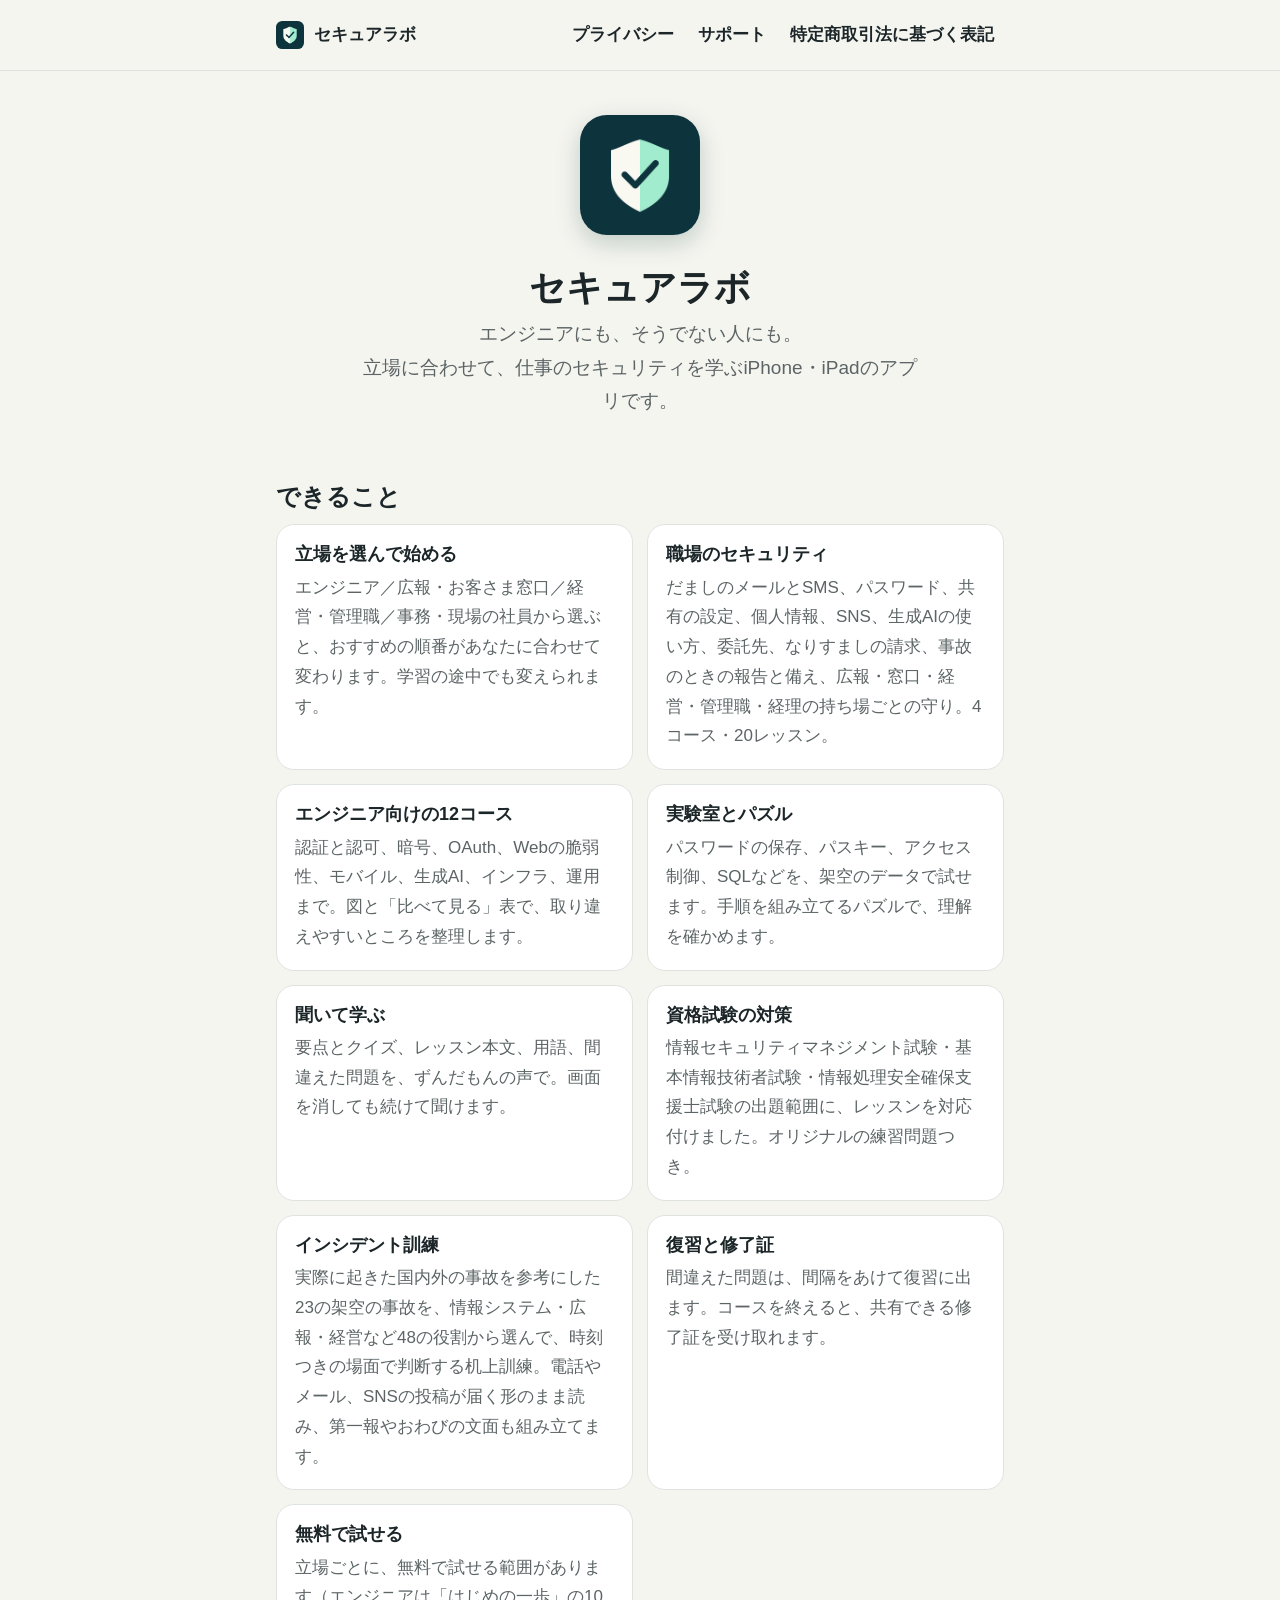
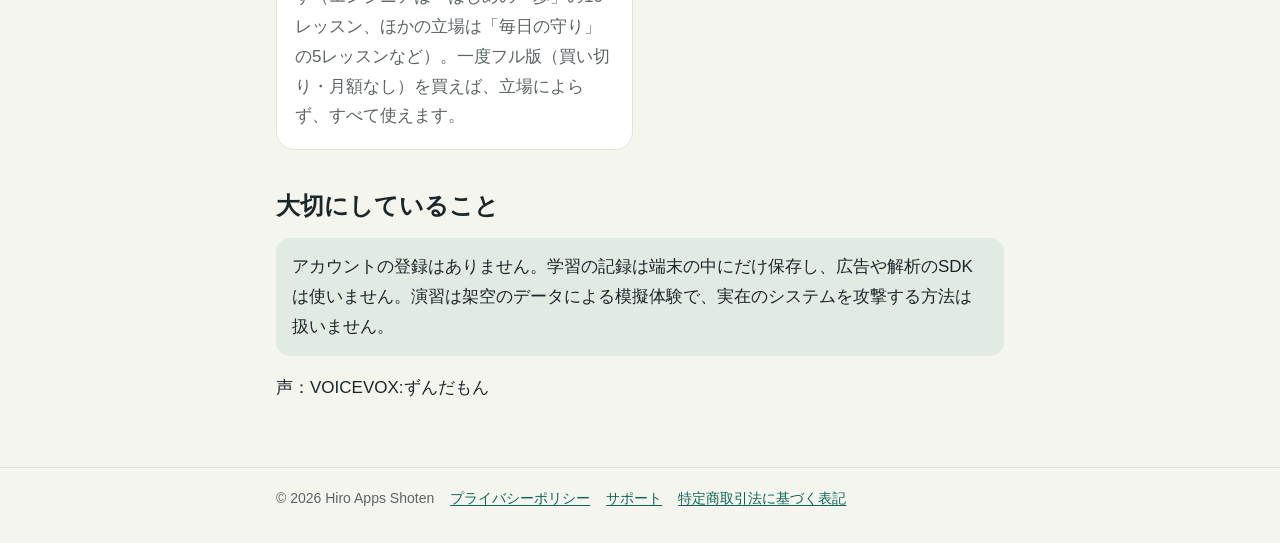
<file: index.html>
<!doctype html>
<html lang="ja">
<head>
<meta charset="utf-8">
<meta name="viewport" content="width=device-width, initial-scale=1">
<title>セキュアラボ – 立場で学ぶ、仕事のセキュリティ</title>
<meta name="description" content="セキュアラボは、仕事のセキュリティを立場に合わせて学ぶiPhone・iPadのアプリです。だましのメールや個人情報の扱い、事故のときの動き方から、Webとアプリのセキュリティまで。">
<meta name="theme-color" content="#f5f5f0" media="(prefers-color-scheme: light)">
<meta name="theme-color" content="#0e1618" media="(prefers-color-scheme: dark)">
<link rel="icon" type="image/png" href="img/icon-180.png">
<link rel="apple-touch-icon" href="img/icon-180.png">
<link rel="stylesheet" href="styles.css">
</head>
<body>
<header class="topbar">
  <div class="inner">
    <a class="brand" href="index.html"><img src="img/icon-180.png" alt="" width="28" height="28">セキュアラボ</a>
    <nav aria-label="サイト">
      <a href="privacy.html">プライバシー</a>
      <a href="support.html">サポート</a>
      <a href="tokushoho.html">特定商取引法に基づく表記</a>
    </nav>
  </div>
</header>
<main class="wrap">
  <section class="hero">
    <img class="app-icon" src="img/icon-512.png" alt="セキュアラボのアイコン" width="120" height="120">
    <h1>セキュアラボ</h1>
    <p class="tagline">エンジニアにも、そうでない人にも。<br>立場に合わせて、仕事のセキュリティを学ぶiPhone・iPadのアプリです。</p>
  </section>

  <h2>できること</h2>
  <div class="cards">
    <div class="card"><h3>立場を選んで始める</h3><p>エンジニア／広報・お客さま窓口／経営・管理職／事務・現場の社員から選ぶと、おすすめの順番があなたに合わせて変わります。学習の途中でも変えられます。</p></div>
    <div class="card"><h3>職場のセキュリティ</h3><p>だましのメールとSMS、パスワード、共有の設定、個人情報、SNS、生成AIの使い方、委託先、なりすましの請求、事故のときの報告と備え、広報・窓口・経営・管理職・経理の持ち場ごとの守り。4コース・20レッスン。</p></div>
    <div class="card"><h3>エンジニア向けの12コース</h3><p>認証と認可、暗号、OAuth、Webの脆弱性、モバイル、生成AI、インフラ、運用まで。図と「比べて見る」表で、取り違えやすいところを整理します。</p></div>
    <div class="card"><h3>実験室とパズル</h3><p>パスワードの保存、パスキー、アクセス制御、SQLなどを、架空のデータで試せます。手順を組み立てるパズルで、理解を確かめます。</p></div>
    <div class="card"><h3>聞いて学ぶ</h3><p>要点とクイズ、レッスン本文、用語、間違えた問題を、ずんだもんの声で。画面を消しても続けて聞けます。</p></div>
    <div class="card"><h3>資格試験の対策</h3><p>情報セキュリティマネジメント試験・基本情報技術者試験・情報処理安全確保支援士試験の出題範囲に、レッスンを対応付けました。オリジナルの練習問題つき。</p></div>
    <div class="card"><h3>インシデント訓練</h3><p>実際に起きた国内外の事故を参考にした23の架空の事故を、情報システム・広報・経営など48の役割から選んで、時刻つきの場面で判断する机上訓練。電話やメール、SNSの投稿が届く形のまま読み、第一報やおわびの文面も組み立てます。</p></div>
    <div class="card"><h3>復習と修了証</h3><p>間違えた問題は、間隔をあけて復習に出ます。コースを終えると、共有できる修了証を受け取れます。</p></div>
    <div class="card"><h3>無料で試せる</h3><p>立場ごとに、無料で試せる範囲があります（エンジニアは「はじめの一歩」の10レッスン、ほかの立場は「毎日の守り」の5レッスンなど）。一度フル版（買い切り・月額なし）を買えば、立場によらず、すべて使えます。</p></div>
  </div>

  <h2>大切にしていること</h2>
  <p class="note">アカウントの登録はありません。学習の記録は端末の中にだけ保存し、広告や解析のSDKは使いません。演習は架空のデータによる模擬体験で、実在のシステムを攻撃する方法は扱いません。</p>
  <p>声：VOICEVOX:ずんだもん</p>
</main>
<footer>
  <div class="inner">
    <span>© 2026 Hiro Apps Shoten</span>
    <a href="privacy.html">プライバシーポリシー</a>
    <a href="support.html">サポート</a>
    <a href="tokushoho.html">特定商取引法に基づく表記</a>
  </div>
</footer>
</body>
</html>
</file>
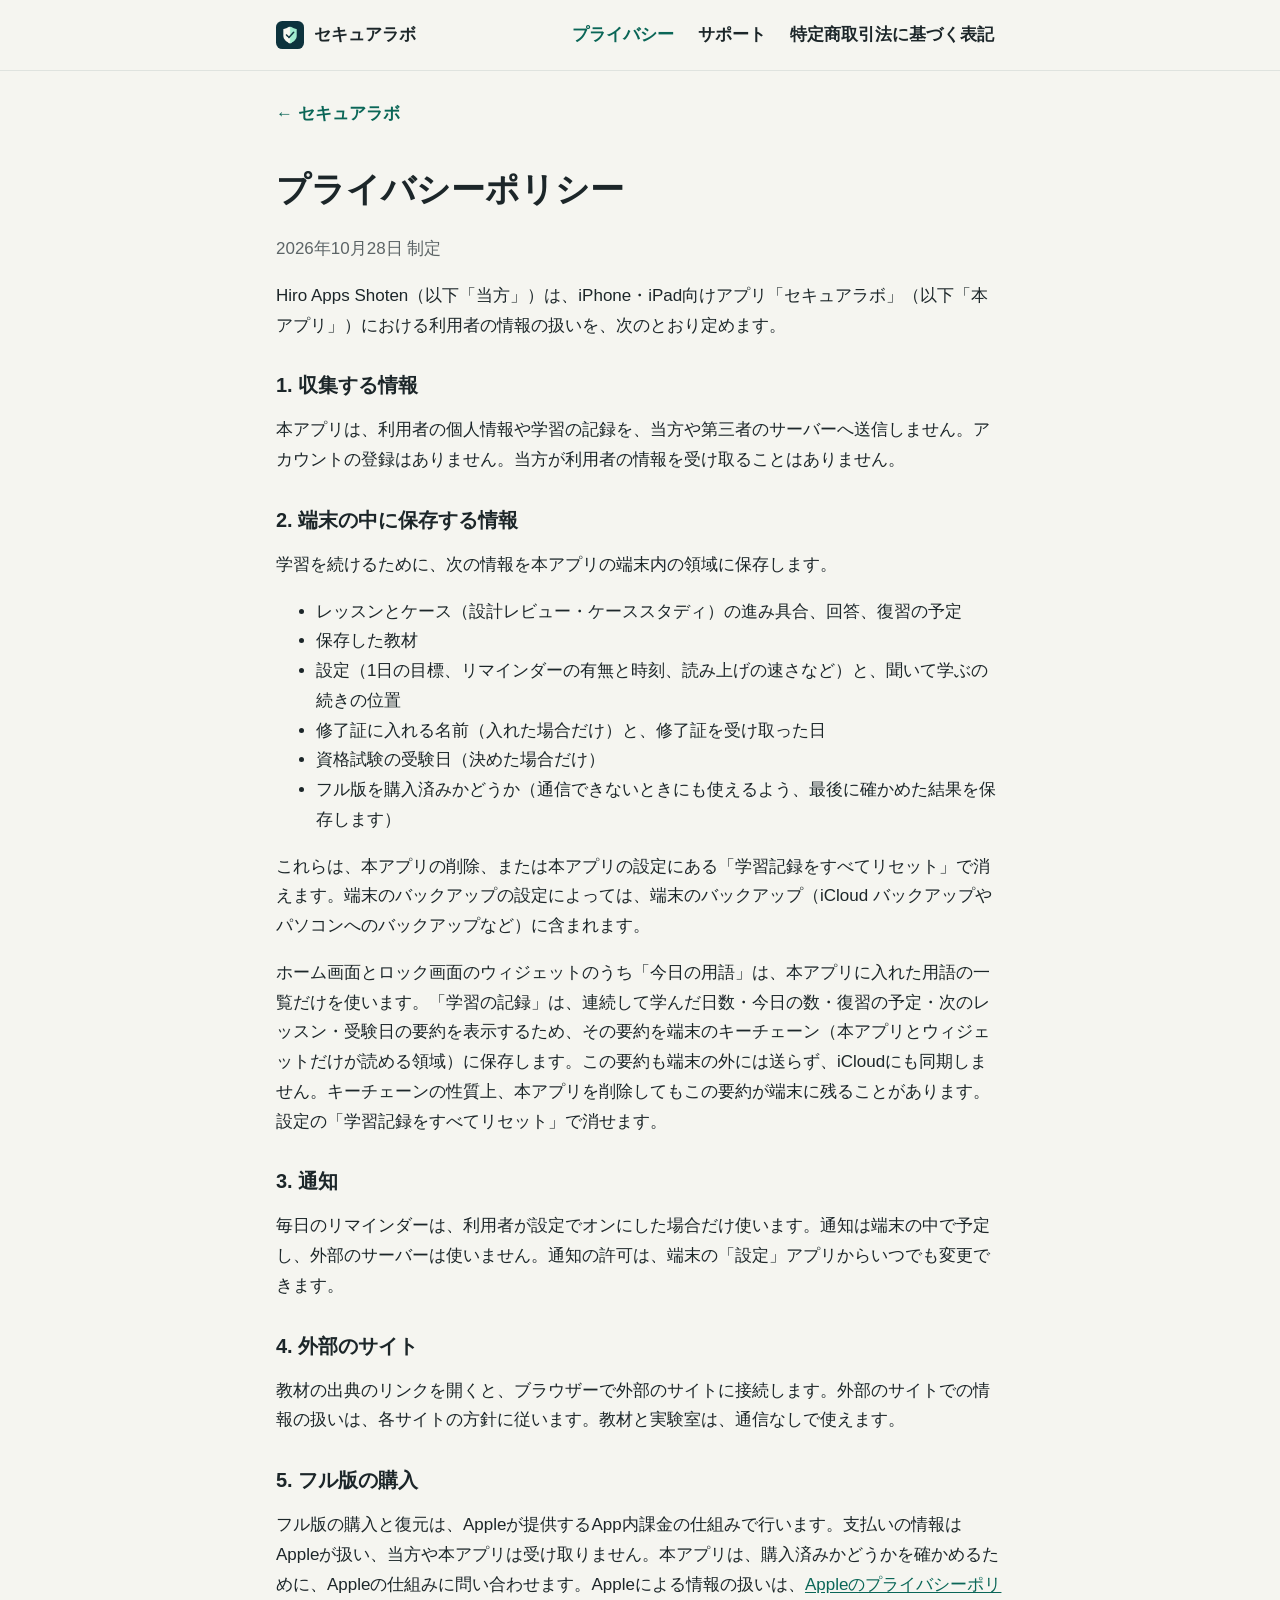
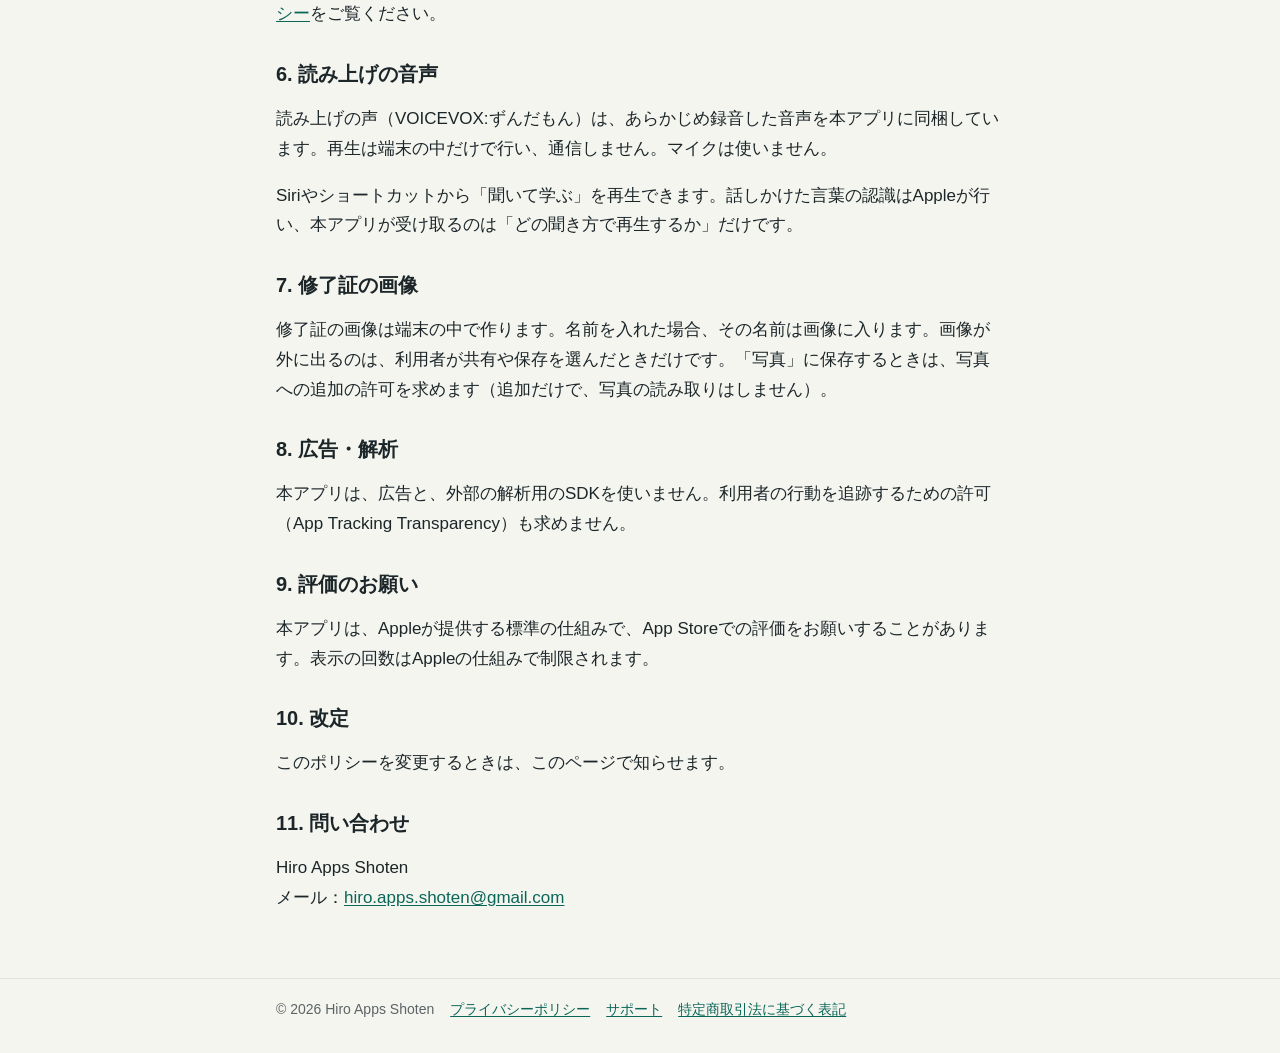
<file: privacy.html>
<!doctype html>
<html lang="ja">
<head>
<meta charset="utf-8">
<meta name="viewport" content="width=device-width, initial-scale=1">
<title>プライバシーポリシー – セキュアラボ</title>
<meta name="description" content="セキュアラボが情報をどのように扱うかの説明です。学習の記録は端末の中にだけ保存し、外部に送信しません。">
<meta name="theme-color" content="#f5f5f0" media="(prefers-color-scheme: light)">
<meta name="theme-color" content="#0e1618" media="(prefers-color-scheme: dark)">
<link rel="icon" type="image/png" href="img/icon-180.png">
<link rel="apple-touch-icon" href="img/icon-180.png">
<link rel="stylesheet" href="styles.css">
</head>
<body>
<header class="topbar">
  <div class="inner">
    <a class="brand" href="index.html"><img src="img/icon-180.png" alt="" width="28" height="28">セキュアラボ</a>
    <nav aria-label="サイト">
      <a href="privacy.html" aria-current="page">プライバシー</a>
      <a href="support.html">サポート</a>
      <a href="tokushoho.html">特定商取引法に基づく表記</a>
    </nav>
  </div>
</header>
<main class="wrap legal">
  <a class="backlink" href="index.html">&larr; セキュアラボ</a>
  <h1>プライバシーポリシー</h1>
  <p class="eff">2026年10月28日 制定</p>
  <p>Hiro Apps Shoten（以下「当方」）は、iPhone・iPad向けアプリ「セキュアラボ」（以下「本アプリ」）における利用者の情報の扱いを、次のとおり定めます。</p>

  <h2>1. 収集する情報</h2>
  <p>本アプリは、利用者の個人情報や学習の記録を、当方や第三者のサーバーへ送信しません。アカウントの登録はありません。当方が利用者の情報を受け取ることはありません。</p>

  <h2>2. 端末の中に保存する情報</h2>
  <p>学習を続けるために、次の情報を本アプリの端末内の領域に保存します。</p>
  <ul>
    <li>レッスンとケース（設計レビュー・ケーススタディ）の進み具合、回答、復習の予定</li>
    <li>保存した教材</li>
    <li>設定（1日の目標、リマインダーの有無と時刻、読み上げの速さなど）と、聞いて学ぶの続きの位置</li>
    <li>修了証に入れる名前（入れた場合だけ）と、修了証を受け取った日</li>
    <li>資格試験の受験日（決めた場合だけ）</li>
    <li>フル版を購入済みかどうか（通信できないときにも使えるよう、最後に確かめた結果を保存します）</li>
  </ul>
  <p>これらは、本アプリの削除、または本アプリの設定にある「学習記録をすべてリセット」で消えます。端末のバックアップの設定によっては、端末のバックアップ（iCloud バックアップやパソコンへのバックアップなど）に含まれます。</p>
  <p>ホーム画面とロック画面のウィジェットのうち「今日の用語」は、本アプリに入れた用語の一覧だけを使います。「学習の記録」は、連続して学んだ日数・今日の数・復習の予定・次のレッスン・受験日の要約を表示するため、その要約を端末のキーチェーン（本アプリとウィジェットだけが読める領域）に保存します。この要約も端末の外には送らず、iCloudにも同期しません。キーチェーンの性質上、本アプリを削除してもこの要約が端末に残ることがあります。設定の「学習記録をすべてリセット」で消せます。</p>

  <h2>3. 通知</h2>
  <p>毎日のリマインダーは、利用者が設定でオンにした場合だけ使います。通知は端末の中で予定し、外部のサーバーは使いません。通知の許可は、端末の「設定」アプリからいつでも変更できます。</p>

  <h2>4. 外部のサイト</h2>
  <p>教材の出典のリンクを開くと、ブラウザーで外部のサイトに接続します。外部のサイトでの情報の扱いは、各サイトの方針に従います。教材と実験室は、通信なしで使えます。</p>

  <h2>5. フル版の購入</h2>
  <p>フル版の購入と復元は、Appleが提供するApp内課金の仕組みで行います。支払いの情報はAppleが扱い、当方や本アプリは受け取りません。本アプリは、購入済みかどうかを確かめるために、Appleの仕組みに問い合わせます。Appleによる情報の扱いは、<a href="https://www.apple.com/jp/legal/privacy/" target="_blank" rel="noopener">Appleのプライバシーポリシー</a>をご覧ください。</p>

  <h2>6. 読み上げの音声</h2>
  <p>読み上げの声（VOICEVOX:ずんだもん）は、あらかじめ録音した音声を本アプリに同梱しています。再生は端末の中だけで行い、通信しません。マイクは使いません。</p>
  <p>Siriやショートカットから「聞いて学ぶ」を再生できます。話しかけた言葉の認識はAppleが行い、本アプリが受け取るのは「どの聞き方で再生するか」だけです。</p>

  <h2>7. 修了証の画像</h2>
  <p>修了証の画像は端末の中で作ります。名前を入れた場合、その名前は画像に入ります。画像が外に出るのは、利用者が共有や保存を選んだときだけです。「写真」に保存するときは、写真への追加の許可を求めます（追加だけで、写真の読み取りはしません）。</p>

  <h2>8. 広告・解析</h2>
  <p>本アプリは、広告と、外部の解析用のSDKを使いません。利用者の行動を追跡するための許可（App Tracking Transparency）も求めません。</p>

  <h2>9. 評価のお願い</h2>
  <p>本アプリは、Appleが提供する標準の仕組みで、App Storeでの評価をお願いすることがあります。表示の回数はAppleの仕組みで制限されます。</p>

  <h2>10. 改定</h2>
  <p>このポリシーを変更するときは、このページで知らせます。</p>

  <h2>11. 問い合わせ</h2>
  <p>Hiro Apps Shoten<br>メール：<a href="mailto:hiro.apps.shoten@gmail.com">hiro.apps.shoten@gmail.com</a></p>
</main>
<footer>
  <div class="inner">
    <span>© 2026 Hiro Apps Shoten</span>
    <a href="privacy.html">プライバシーポリシー</a>
    <a href="support.html">サポート</a>
    <a href="tokushoho.html">特定商取引法に基づく表記</a>
  </div>
</footer>
</body>
</html>
</file>
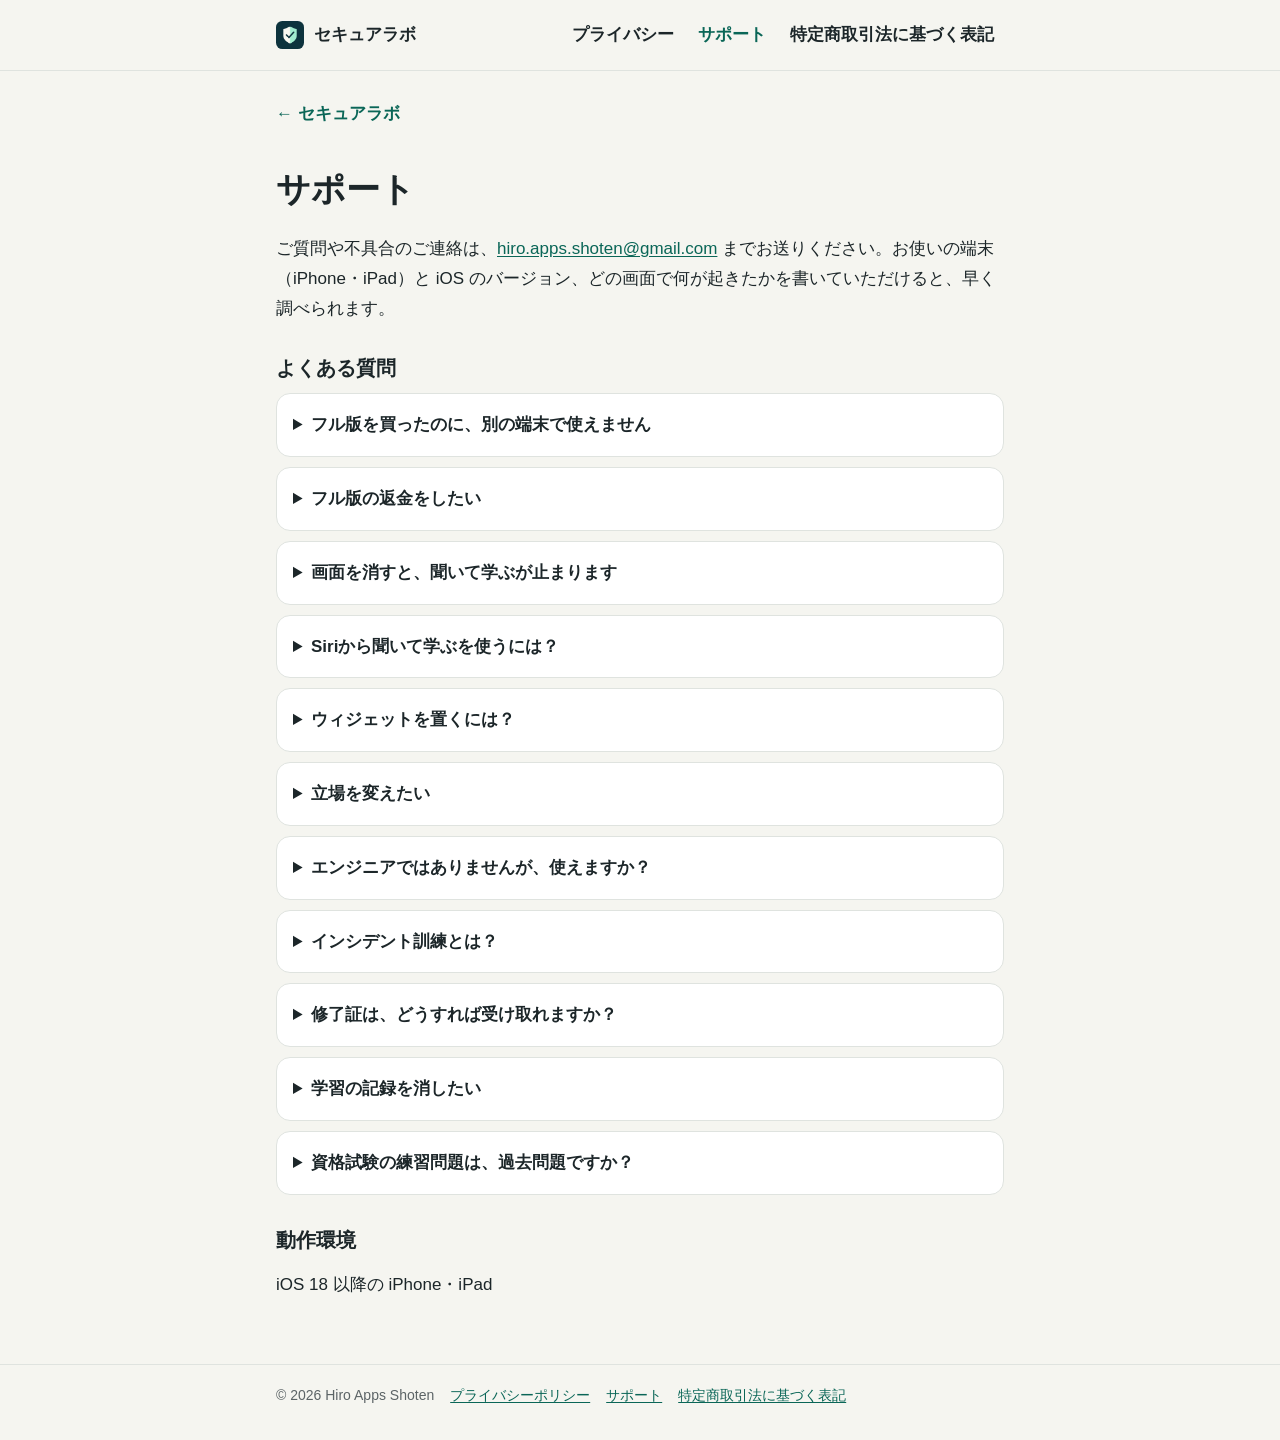
<file: support.html>
<!doctype html>
<html lang="ja">
<head>
<meta charset="utf-8">
<meta name="viewport" content="width=device-width, initial-scale=1">
<title>サポート – セキュアラボ</title>
<meta name="description" content="セキュアラボのよくある質問と、問い合わせ先です。">
<meta name="theme-color" content="#f5f5f0" media="(prefers-color-scheme: light)">
<meta name="theme-color" content="#0e1618" media="(prefers-color-scheme: dark)">
<link rel="icon" type="image/png" href="img/icon-180.png">
<link rel="apple-touch-icon" href="img/icon-180.png">
<link rel="stylesheet" href="styles.css">
</head>
<body>
<header class="topbar">
  <div class="inner">
    <a class="brand" href="index.html"><img src="img/icon-180.png" alt="" width="28" height="28">セキュアラボ</a>
    <nav aria-label="サイト">
      <a href="privacy.html">プライバシー</a>
      <a href="support.html" aria-current="page">サポート</a>
      <a href="tokushoho.html">特定商取引法に基づく表記</a>
    </nav>
  </div>
</header>
<main class="wrap legal">
  <a class="backlink" href="index.html">&larr; セキュアラボ</a>
  <h1>サポート</h1>
  <p>ご質問や不具合のご連絡は、<a href="mailto:hiro.apps.shoten@gmail.com?subject=%E3%82%BB%E3%82%AD%E3%83%A5%E3%82%A2%E3%83%A9%E3%83%9C">hiro.apps.shoten@gmail.com</a> までお送りください。お使いの端末（iPhone・iPad）と iOS のバージョン、どの画面で何が起きたかを書いていただけると、早く調べられます。</p>

  <h2>よくある質問</h2>
  <details><summary>フル版を買ったのに、別の端末で使えません</summary>
    <p>同じ Apple ID でサインインしている端末なら、設定の「フル版」にある「購入を復元」で使えるようになります。通信できる場所でお試しください。</p></details>
  <details><summary>フル版の返金をしたい</summary>
    <p>購入の処理は Apple が行っているため、当方では返金の手続きができません。Apple の「問題を報告する」（reportaproblem.apple.com）からお申し込みください。</p></details>
  <details><summary>画面を消すと、聞いて学ぶが止まります</summary>
    <p>消音モードのスイッチやイヤホンの接続を確かめてください。イヤホンを外したときは、スピーカーから突然流れないように止まります。電話などで中断されたときも止まります。ロック画面やコントロールセンターから、もう一度再生できます。</p></details>
  <details><summary>Siriから聞いて学ぶを使うには？</summary>
    <p>「セキュアラボで聞いて学ぶ」「セキュアラボで間違えた問題を聞く」などと話しかけてください。前回の聞き方と範囲で、続きから再生します。ショートカットのアプリからも使えます。</p></details>
  <details><summary>ウィジェットを置くには？</summary>
    <p>ホーム画面の何もないところを長押しし、「編集」→「ウィジェットを追加」から「セキュアラボ」を選びます。「今日の用語」は毎日かわります。「学習の記録」には、連続して学んだ日数・今日の目標・復習の数・試験までの日数が出ます（アプリで学んだあと、アプリを閉じると新しくなります）。ロック画面にも置けます。</p></details>
  <details><summary>立場を変えたい</summary>
    <p>「学ぶ」の画面の「立場を変える」か、今日の画面の右上の設定の「立場」から、いつでも変えられます。学んだ記録はそのまま残ります。立場を変えると、おすすめの順番と、無料で試せる範囲が変わります（フル版では、立場によらずすべて使えます）。</p></details>
  <details><summary>エンジニアではありませんが、使えますか？</summary>
    <p>使えます。最初に「広報・お客さま窓口」「経営・管理職」「事務・現場の社員」のどれかを選ぶと、「職場のセキュリティ」のコース（だましのメール、個人情報の扱い、事故のときの動き方など）から始まります。エンジニア向けのコースも、あとから学べます。</p></details>
  <details><summary>インシデント訓練とは？</summary>
    <p>公表された実際の事故を参考にした、架空の会社の事故（不正ログイン、情報漏えい、ランサムウェア、自社を名乗るフィッシング、AIの問い合わせ窓口のありえない約束、公式SNSの乗っ取り、USBメモリの紛失など）を、情報システム・広報・経営・窓口などの役割を選んで、場面ごとに判断する机上訓練です。同じ事故を、役割を変えて訓練できます。お客さまへの知らせ方のように答えがひとつに決まらない問いでは、正解の代わりに、選び方ごとの考え方とチェックリストが出ます。第一報やおわびの文面を、候補の文から組み立てる場面もあります。実験室の「訓練」から始められます。最後の振り返りは文章で共有できるので、職場での話し合いにも使えます。実在の組織の名前は出しません。実際の対応は、組織の計画と専門家の判断に従ってください。</p></details>
  <details><summary>修了証は、どうすれば受け取れますか？</summary>
    <p>コースのレッスンをすべて終えると、コースの画面と「学ぶ」の「修了証」から開けます。名前を入れて、画像で共有できます。修了証はアプリでの学習の記録で、公的な資格や試験の合格を示すものではありません。</p></details>
  <details><summary>学習の記録を消したい</summary>
    <p>今日の画面の右上の設定にある「学習記録をすべてリセット」で消せます。元に戻せませんので、ご注意ください。アプリを削除しても消えます。</p></details>
  <details><summary>資格試験の練習問題は、過去問題ですか？</summary>
    <p>いいえ。IPA の試験要綱の出題範囲をもとにした、オリジナルの問題です。試験の最新の情報は、IPA のウェブサイトでご確認ください。</p></details>

  <h2>動作環境</h2>
  <p>iOS 18 以降の iPhone・iPad</p>
</main>
<footer>
  <div class="inner">
    <span>© 2026 Hiro Apps Shoten</span>
    <a href="privacy.html">プライバシーポリシー</a>
    <a href="support.html">サポート</a>
    <a href="tokushoho.html">特定商取引法に基づく表記</a>
  </div>
</footer>
</body>
</html>
</file>
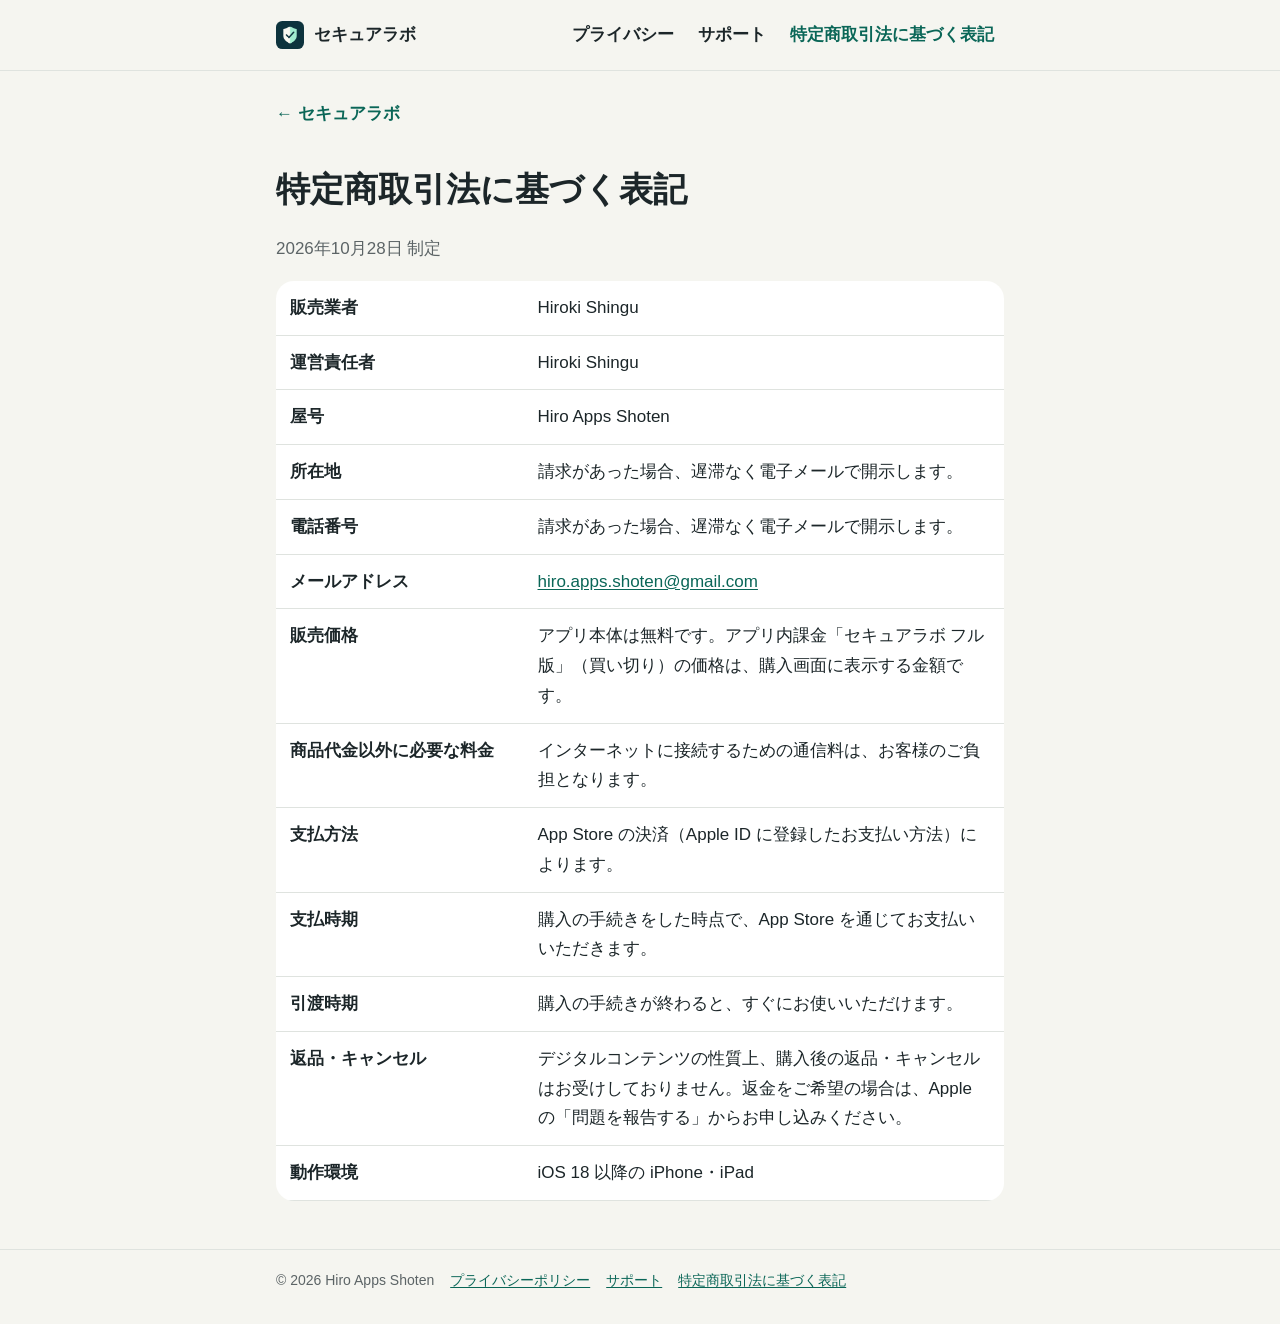
<file: tokushoho.html>
<!doctype html>
<html lang="ja">
<head>
<meta charset="utf-8">
<meta name="viewport" content="width=device-width, initial-scale=1">
<title>特定商取引法に基づく表記 – セキュアラボ</title>
<meta name="description" content="セキュアラボの特定商取引法に基づく表記です。">
<meta name="theme-color" content="#f5f5f0" media="(prefers-color-scheme: light)">
<meta name="theme-color" content="#0e1618" media="(prefers-color-scheme: dark)">
<link rel="icon" type="image/png" href="img/icon-180.png">
<link rel="apple-touch-icon" href="img/icon-180.png">
<link rel="stylesheet" href="styles.css">
</head>
<body>
<header class="topbar">
  <div class="inner">
    <a class="brand" href="index.html"><img src="img/icon-180.png" alt="" width="28" height="28">セキュアラボ</a>
    <nav aria-label="サイト">
      <a href="privacy.html">プライバシー</a>
      <a href="support.html">サポート</a>
      <a href="tokushoho.html" aria-current="page">特定商取引法に基づく表記</a>
    </nav>
  </div>
</header>
<main class="wrap legal">
  <a class="backlink" href="index.html">&larr; セキュアラボ</a>
  <h1>特定商取引法に基づく表記</h1>
  <p class="eff">2026年10月28日 制定</p>
  <table class="facts">
    <tr><th scope="row">販売業者</th><td>Hiroki Shingu</td></tr>
    <tr><th scope="row">運営責任者</th><td>Hiroki Shingu</td></tr>
    <tr><th scope="row">屋号</th><td>Hiro Apps Shoten</td></tr>
    <tr><th scope="row">所在地</th><td>請求があった場合、遅滞なく電子メールで開示します。</td></tr>
    <tr><th scope="row">電話番号</th><td>請求があった場合、遅滞なく電子メールで開示します。</td></tr>
    <tr><th scope="row">メールアドレス</th><td><a href="mailto:hiro.apps.shoten@gmail.com">hiro.apps.shoten@gmail.com</a></td></tr>
    <tr><th scope="row">販売価格</th><td>アプリ本体は無料です。アプリ内課金「セキュアラボ フル版」（買い切り）の価格は、購入画面に表示する金額です。</td></tr>
    <tr><th scope="row">商品代金以外に必要な料金</th><td>インターネットに接続するための通信料は、お客様のご負担となります。</td></tr>
    <tr><th scope="row">支払方法</th><td>App Store の決済（Apple ID に登録したお支払い方法）によります。</td></tr>
    <tr><th scope="row">支払時期</th><td>購入の手続きをした時点で、App Store を通じてお支払いいただきます。</td></tr>
    <tr><th scope="row">引渡時期</th><td>購入の手続きが終わると、すぐにお使いいただけます。</td></tr>
    <tr><th scope="row">返品・キャンセル</th><td>デジタルコンテンツの性質上、購入後の返品・キャンセルはお受けしておりません。返金をご希望の場合は、Apple の「問題を報告する」からお申し込みください。</td></tr>
    <tr><th scope="row">動作環境</th><td>iOS 18 以降の iPhone・iPad</td></tr>
  </table>
</main>
<footer>
  <div class="inner">
    <span>© 2026 Hiro Apps Shoten</span>
    <a href="privacy.html">プライバシーポリシー</a>
    <a href="support.html">サポート</a>
    <a href="tokushoho.html">特定商取引法に基づく表記</a>
  </div>
</footer>
</body>
</html>
</file>
<file: styles.css>
:root {
  --paper: #f5f5f0;
  --card: #ffffff;
  --ink: #1c2629;
  --ink-soft: #5c6466;
  --hairline: #dfe3df;
  --accent: #0a6657;
  --link: #0a6657;
  --wash: #e2eae4;
  --radius: 18px;
}
@media (prefers-color-scheme: dark) {
  :root {
    --paper: #0e1618;
    --card: #172124;
    --ink: #eef2f1;
    --ink-soft: #b9c0bf;
    --hairline: #2a3538;
    --accent: #63e0ba;
    --link: #63e0ba;
    --wash: #152625;
  }
}
* { box-sizing: border-box; }
html { -webkit-text-size-adjust: 100%; }
body { margin: 0; background: var(--paper); color: var(--ink); font: 17px/1.75 -apple-system, BlinkMacSystemFont, "Hiragino Sans", "Hiragino Kaku Gothic ProN", "Noto Sans JP", sans-serif; }
h1, h2, h3, .brand { line-height: 1.3; }
a { color: var(--link); text-underline-offset: 2px; }
a:focus-visible, summary:focus-visible { outline: 3px solid var(--accent); outline-offset: 3px; border-radius: 6px; }
.topbar { border-bottom: 1px solid var(--hairline); }
.topbar .inner { max-width: 760px; margin: 0 auto; padding: 10px 16px; display: flex; align-items: center; justify-content: space-between; gap: 12px; flex-wrap: wrap; }
.brand { display: inline-flex; align-items: center; gap: 10px; font-weight: 800; font-size: 17px; white-space: nowrap; color: var(--ink); text-decoration: none; }
.brand img { border-radius: 22.37%; }
.topbar nav { display: flex; gap: 4px; flex-wrap: wrap; }
.topbar nav a { color: var(--ink); text-decoration: none; font-weight: 600; padding: 10px; border-radius: 10px; }
.topbar nav a:hover { background: var(--hairline); }
.topbar nav a[aria-current="page"] { color: var(--accent); }
.wrap { max-width: 760px; margin: 0 auto; padding: 0 16px 48px; }
.hero { text-align: center; padding: 44px 0 24px; }
.app-icon { width: 120px; height: 120px; border-radius: 22.37%; box-shadow: 0 8px 24px rgba(10, 60, 50, 0.22); }
.hero h1 { margin: 20px 0 6px; font-size: 36px; font-weight: 800; }
.tagline { margin: 0 auto; max-width: 30em; font-size: 19px; color: var(--ink-soft); }
h2 { margin: 40px 0 12px; font-size: 24px; font-weight: 800; }
h3 { margin: 0 0 6px; font-size: 18px; font-weight: 800; }
.cards { display: grid; gap: 14px; grid-template-columns: 1fr; }
@media (min-width: 640px) { .cards { grid-template-columns: repeat(2, 1fr); } }
.card { background: var(--card); border: 1.5px solid var(--hairline); border-radius: var(--radius); padding: 18px; }
.card p { margin: 0; color: var(--ink-soft); }
.note { background: var(--wash); border-radius: 14px; padding: 14px 16px; }
.legal h2 { font-size: 20px; margin-top: 32px; }
.legal .eff { color: var(--ink-soft); margin-top: 0; }
.backlink { display: inline-block; margin: 20px 0 8px; font-weight: 600; text-decoration: none; padding: 8px 0; }
table.facts { width: 100%; border-collapse: collapse; background: var(--card); border-radius: var(--radius); overflow: hidden; }
table.facts th, table.facts td { text-align: left; vertical-align: top; padding: 12px 14px; border-bottom: 1px solid var(--hairline); }
table.facts th { width: 34%; font-weight: 700; }
@media (max-width: 520px) { table.facts th, table.facts td { display: block; width: 100%; } table.facts th { border-bottom: none; padding-bottom: 0; } }
details { background: var(--card); border: 1.5px solid var(--hairline); border-radius: 14px; padding: 4px 16px; margin: 10px 0; }
summary { cursor: pointer; font-weight: 700; padding: 12px 0; }
footer { border-top: 1px solid var(--hairline); color: var(--ink-soft); font-size: 14px; }
footer .inner { max-width: 760px; margin: 0 auto; padding: 18px 16px 32px; display: flex; gap: 16px; flex-wrap: wrap; }
</file>
